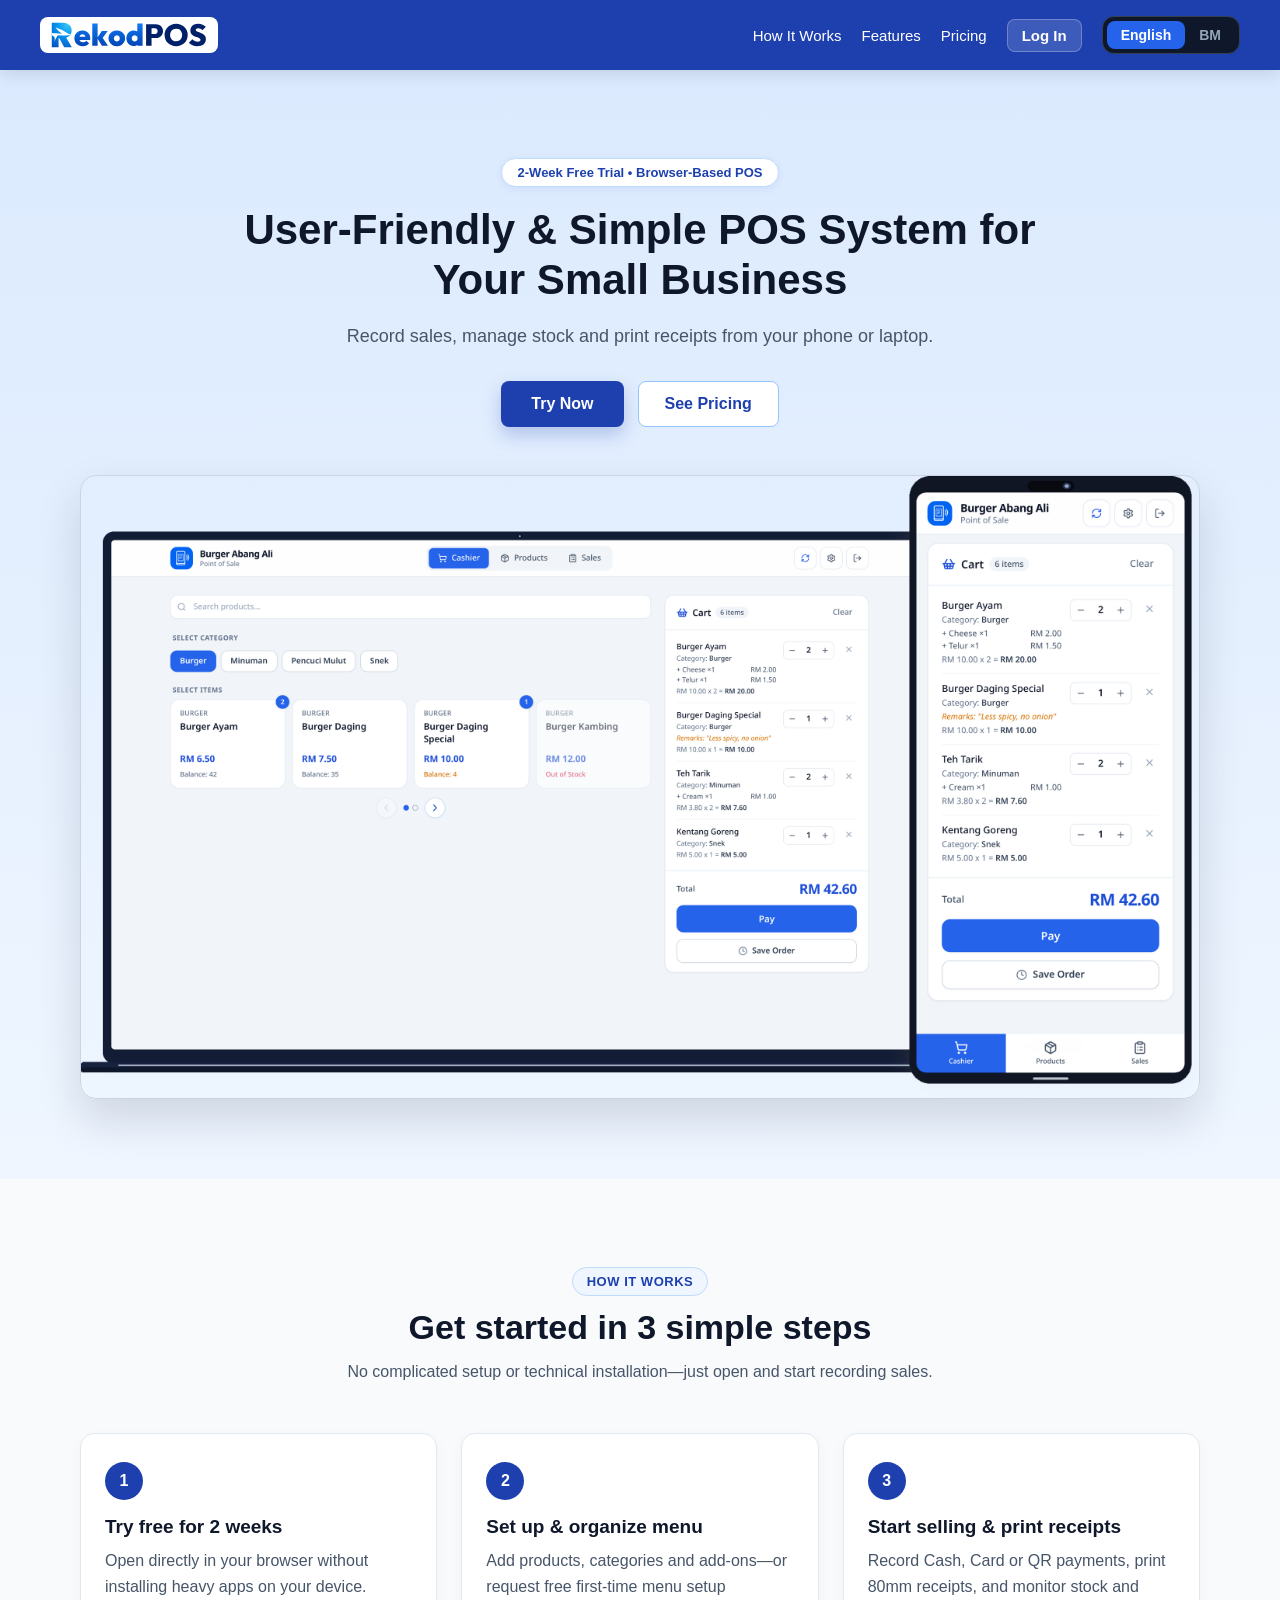
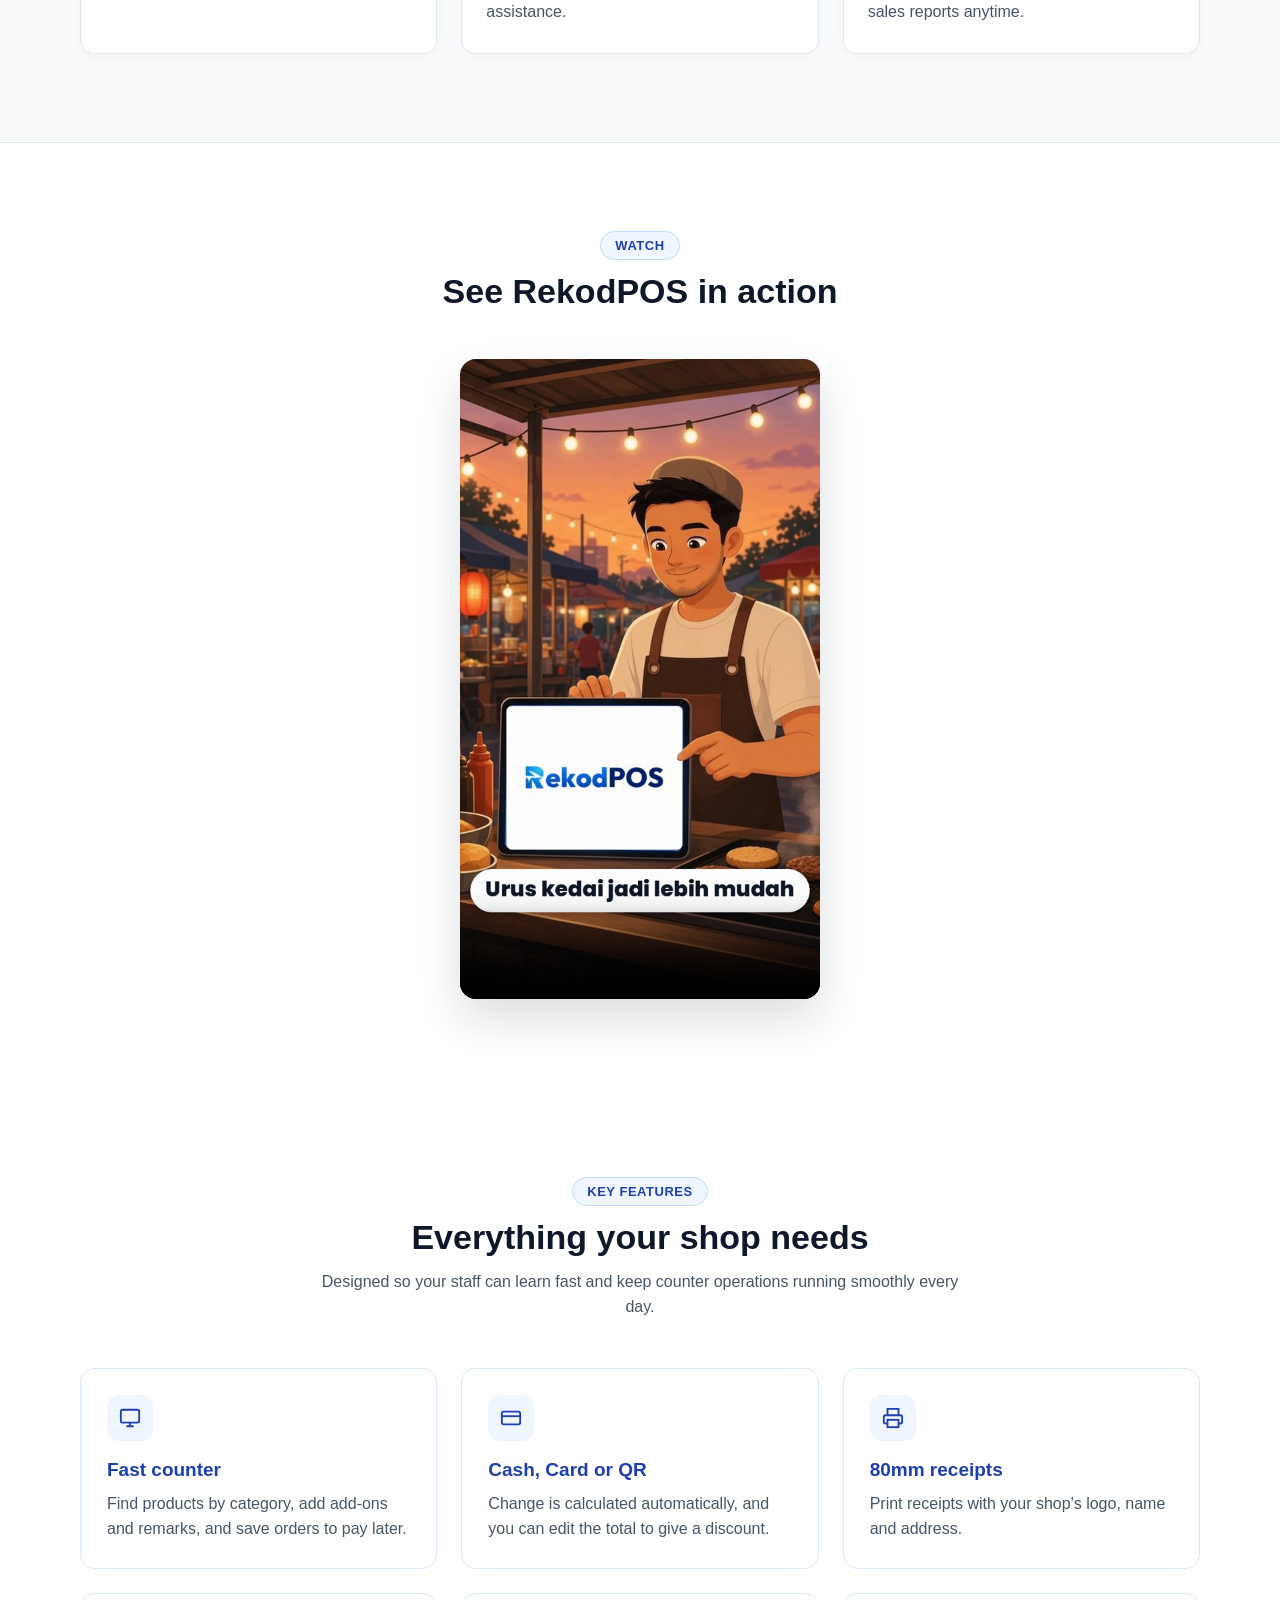
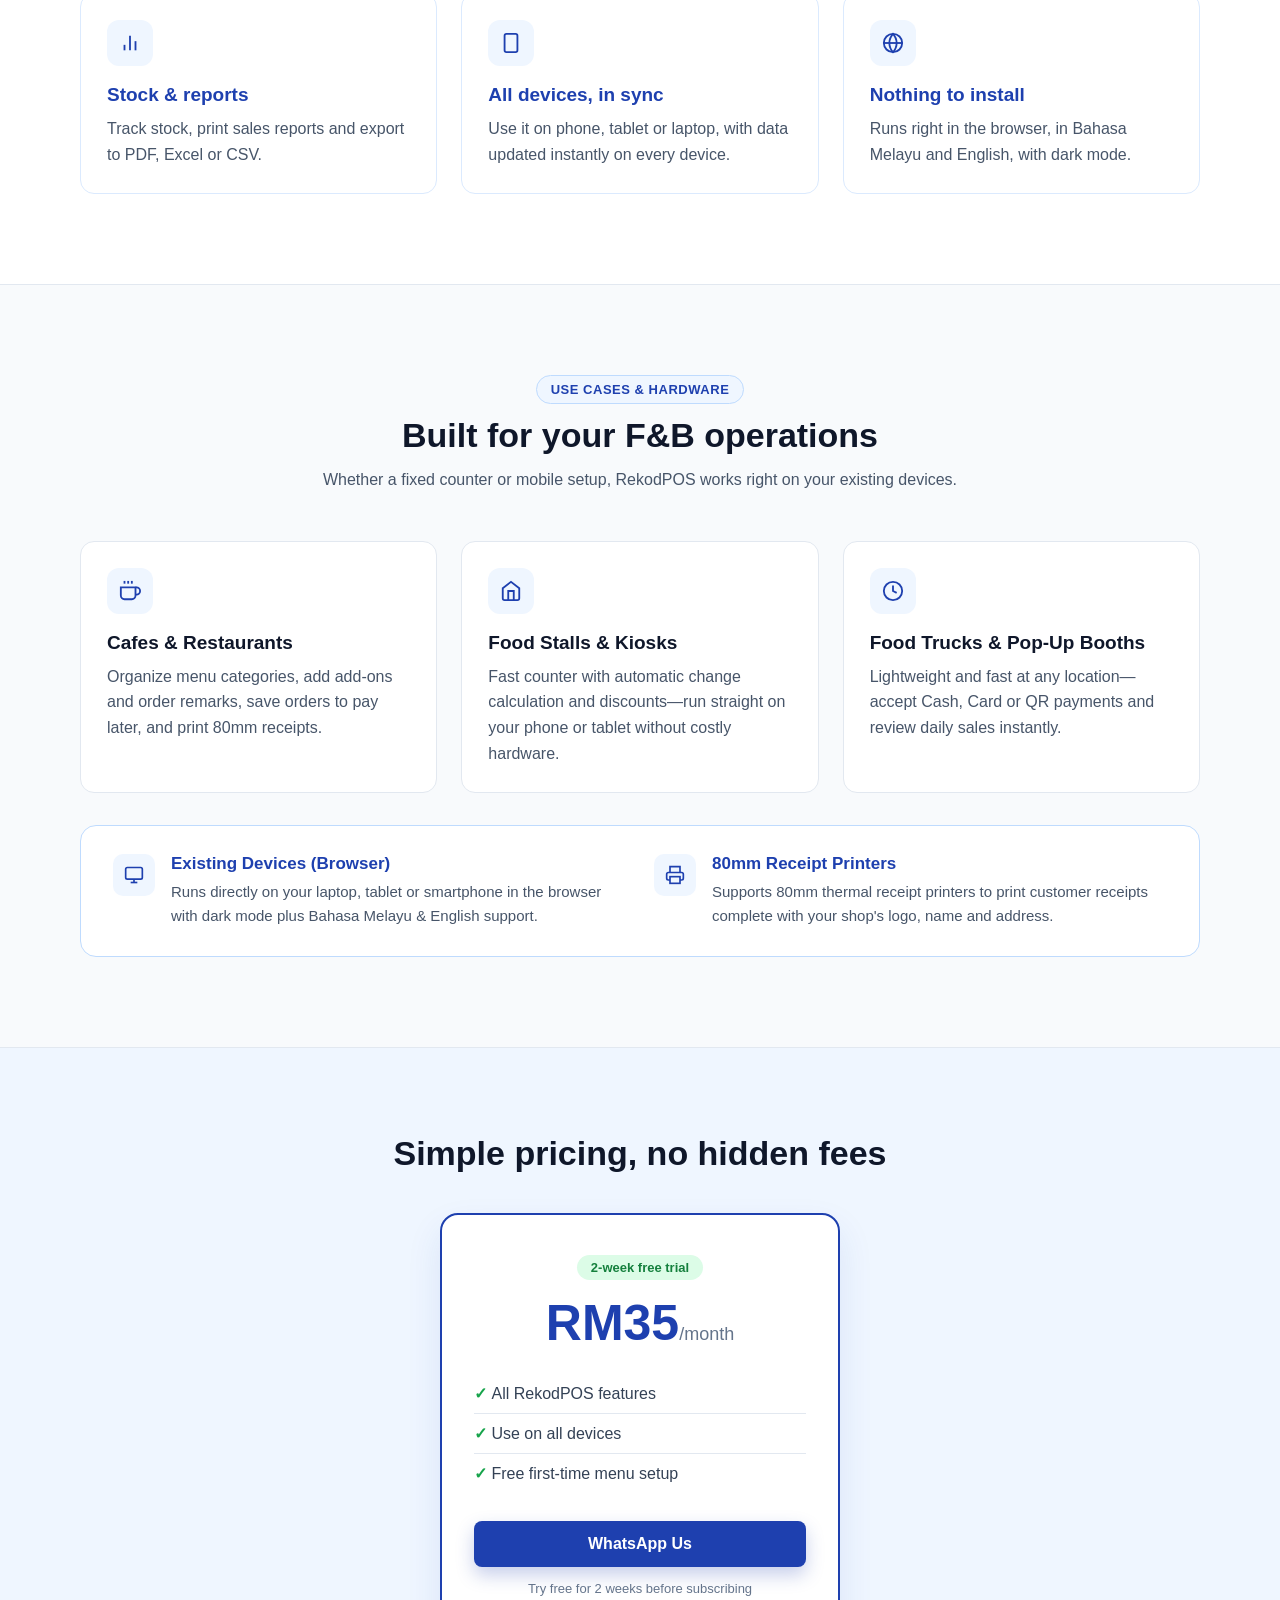
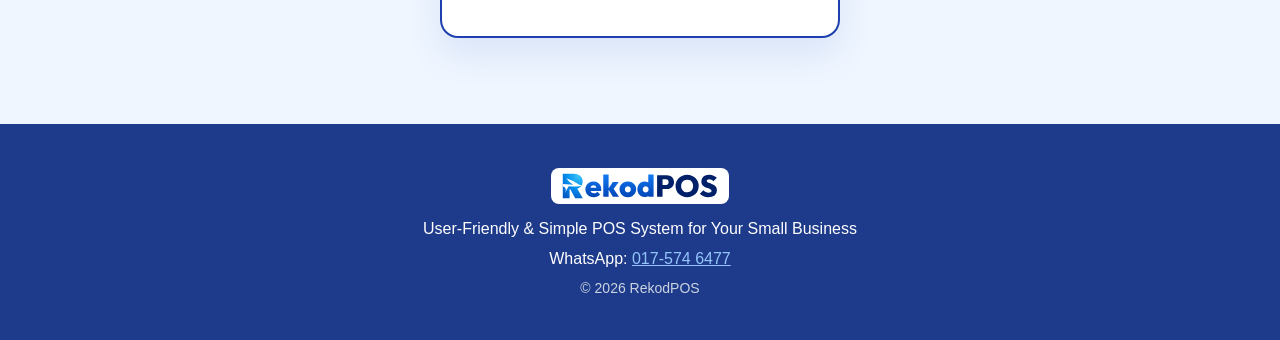
<file: index.html>
<!DOCTYPE html>
<html lang="ms">
<head>
  <meta charset="UTF-8">
  <meta name="viewport" content="width=device-width, initial-scale=1.0">
  <title>RekodPOS Website</title>
  <link rel="icon" href="images/favicon.ico" sizes="any">
  <link rel="icon" type="image/png" sizes="32x32" href="images/favicon-32.png">
  <link rel="icon" type="image/svg+xml" href="images/rekodpos-icon.svg">
  <link rel="apple-touch-icon" href="images/apple-touch-icon.png">
  <meta name="description" content="User-Friendly & Simple POS System for Your Small Business">
  <meta property="og:title" content="RekodPOS - User-Friendly & Complete POS System">
  <meta property="og:description" content="Record sales, manage stock and print receipts. Free 2-week trial.">
  <meta property="og:image" content="https://rekodposweb.pages.dev/images/logo-512.png">
  <meta property="og:url" content="https://rekodposweb.pages.dev">
  <meta property="og:type" content="website">
  <link rel="stylesheet" href="style.css">
</head>
<body>

  <header>
    <a href="#" class="link-logo">
      <img src="images/rekodpos-wordmark-light.svg" alt="RekodPOS" class="logo">
    </a>
    <nav>
      <a href="#cara-mula" class="nav-link" data-ms="Cara Mula" data-en="How It Works">Cara Mula</a>
      <a href="#ciri" class="nav-link" data-ms="Ciri-ciri" data-en="Features">Ciri-ciri</a>
      <a href="#harga" class="nav-link" data-ms="Harga" data-en="Pricing">Harga</a>
      <a href="https://rekodpos.pages.dev" class="nav-login" target="_blank" rel="noopener noreferrer" data-ms="Log Masuk" data-en="Log In">Log Masuk</a>
      <div class="pilih-bahasa">
        <button data-lang="en">English</button>
        <button data-lang="ms">BM</button>
      </div>
    </nav>
  </header>

  <section class="hero">
    <span class="hero-badge" data-ms="Percubaan Percuma 2 Minggu • Sistem POS Berasaskan Web" data-en="2-Week Free Trial • Browser-Based POS">Percubaan Percuma 2 Minggu • Sistem POS Berasaskan Web</span>
    <h1 data-ms="Sistem POS Mesra Pengguna & Ringkas untuk Bisnes Kecil Anda" data-en="User-Friendly & Simple POS System for Your Small Business">Sistem POS Mesra Pengguna &amp; Ringkas untuk Bisnes Kecil Anda</h1>
    <p data-ms="Rekod jualan, urus stok dan cetak resit terus dari telefon atau laptop." data-en="Record sales, manage stock and print receipts from your phone or laptop.">Rekod jualan, urus stok dan cetak resit terus dari telefon atau laptop.</p>
    <div class="hero-cta">
      <a href="https://rekodpos.pages.dev" class="butang" target="_blank" rel="noopener noreferrer" data-ms="Cuba Sekarang" data-en="Try Now">Cuba Sekarang</a>
      <a href="#harga" class="butang-sekunder" data-ms="Lihat Harga" data-en="See Pricing">Lihat Harga</a>
    </div>
    <img src="images/hero-devices-en.png" data-src-ms="images/hero-devices.png" data-src-en="images/hero-devices-en.png" alt="RekodPOS on laptop and phone" class="gambar-hero">
  </section>

  <!-- 1. 3 Langkah Cara Mula -->
  <section id="cara-mula" class="langkah-seksyen">
    <div class="seksyen-header">
      <span class="label-seksyen" data-ms="Cara Mula" data-en="How It Works">Cara Mula</span>
      <h2 data-ms="Mula guna dalam 3 langkah mudah" data-en="Get started in 3 simple steps">Mula guna dalam 3 langkah mudah</h2>
      <p class="sub-seksyen" data-ms="Tak perlu setup rumit atau pemasangan teknikal—terus buka dan rekod jualan." data-en="No complicated setup or technical installation—just open and start recording sales.">Tak perlu setup rumit atau pemasangan teknikal—terus buka dan rekod jualan.</p>
    </div>

    <div class="grid-3">
      <div class="kad-langkah">
        <span class="nombor-langkah">1</span>
        <h3 data-ms="Cuba percuma 2 minggu" data-en="Try free for 2 weeks">Cuba percuma 2 minggu</h3>
        <p data-ms="Buka terus di browser tanpa perlu install aplikasi berat pada peranti anda." data-en="Open directly in your browser without installing heavy apps on your device.">Buka terus di browser tanpa perlu install aplikasi berat pada peranti anda.</p>
      </div>

      <div class="kad-langkah">
        <span class="nombor-langkah">2</span>
        <h3 data-ms="Sedia & susun menu" data-en="Set up & organize menu">Sedia &amp; susun menu</h3>
        <p data-ms="Masukkan produk, kategori dan add-on—atau minta bantuan setup menu kali pertama secara percuma." data-en="Add products, categories and add-ons—or request free first-time menu setup assistance.">Masukkan produk, kategori dan add-on—atau minta bantuan setup menu kali pertama secara percuma.</p>
      </div>

      <div class="kad-langkah">
        <span class="nombor-langkah">3</span>
        <h3 data-ms="Mula jualan & cetak resit" data-en="Start selling & print receipts">Mula jualan &amp; cetak resit</h3>
        <p data-ms="Rekod bayaran Tunai, Kad atau QR, cetak resit 80mm, dan pantau laporan stok serta jualan bila-bila masa." data-en="Record Cash, Card or QR payments, print 80mm receipts, and monitor stock and sales reports anytime.">Rekod bayaran Tunai, Kad atau QR, cetak resit 80mm, dan pantau laporan stok serta jualan bila-bila masa.</p>
      </div>
    </div>
  </section>

  <!-- Video -->
  <section id="video" class="video-seksyen">
    <div class="seksyen-header">
      <span class="label-seksyen" data-ms="Tonton" data-en="Watch">Tonton</span>
      <h2 data-ms="Lihat RekodPOS beraksi" data-en="See RekodPOS in action">Lihat RekodPOS beraksi</h2>
    </div>
    <video class="video-rekodpos" src="images/rekodpos-video.mp4" poster="images/video-poster.jpg" autoplay muted loop playsinline controls preload="metadata"></video>
  </section>

  <!-- Ciri-ciri -->
  <section id="ciri" class="ciri">
    <div class="seksyen-header">
      <span class="label-seksyen" data-ms="Ciri Utama" data-en="Key Features">Ciri Utama</span>
      <h2 data-ms="Semua yang kedai Anda perlukan" data-en="Everything your shop needs">Semua yang kedai Anda perlukan</h2>
      <p class="sub-seksyen" data-ms="Direka khas supaya staf cepat faham dan operasi kaunter berjalan lancar setiap hari." data-en="Designed so your staff can learn fast and keep counter operations running smoothly every day.">Direka khas supaya staf cepat faham dan operasi kaunter berjalan lancar setiap hari.</p>
    </div>

    <div class="grid-3">
      <div class="kotak">
        <div class="ikon">
          <svg viewBox="0 0 24 24" fill="none" stroke="currentColor" stroke-width="2">
            <rect x="2" y="3" width="20" height="14" rx="2" />
            <path d="M8 21h8M12 17v4" />
          </svg>
        </div>
        <h3 data-ms="Kaunter pantas" data-en="Fast counter">Kaunter pantas</h3>
        <p data-ms="Cari produk ikut kategori, tambah add-on dan catatan, dan simpan pesanan untuk bayar kemudian." data-en="Find products by category, add add-ons and remarks, and save orders to pay later.">Cari produk ikut kategori, tambah add-on dan catatan, dan simpan pesanan untuk bayar kemudian.</p>
      </div>

      <div class="kotak">
        <div class="ikon">
          <svg viewBox="0 0 24 24" fill="none" stroke="currentColor" stroke-width="2">
            <rect x="2" y="5" width="20" height="14" rx="2" />
            <line x1="2" y1="10" x2="22" y2="10" />
          </svg>
        </div>
        <h3 data-ms="Tunai, Kad atau QR" data-en="Cash, Card or QR">Tunai, Kad atau QR</h3>
        <p data-ms="Baki dikira automatik, dan Anda boleh ubah jumlah untuk beri diskaun." data-en="Change is calculated automatically, and you can edit the total to give a discount.">Baki dikira automatik, dan Anda boleh ubah jumlah untuk beri diskaun.</p>
      </div>

      <div class="kotak">
        <div class="ikon">
          <svg viewBox="0 0 24 24" fill="none" stroke="currentColor" stroke-width="2">
            <polyline points="6 9 6 2 18 2 18 9" />
            <path d="M6 18H4a2 2 0 0 1-2-2v-5a2 2 0 0 1 2-2h16a2 2 0 0 1 2 2v5a2 2 0 0 1-2 2h-2" />
            <rect x="6" y="14" width="12" height="8" />
          </svg>
        </div>
        <h3 data-ms="Resit 80mm" data-en="80mm receipts">Resit 80mm</h3>
        <p data-ms="Cetak resit dengan logo, nama dan alamat kedai Anda." data-en="Print receipts with your shop's logo, name and address.">Cetak resit dengan logo, nama dan alamat kedai Anda.</p>
      </div>

      <div class="kotak">
        <div class="ikon">
          <svg viewBox="0 0 24 24" fill="none" stroke="currentColor" stroke-width="2">
            <line x1="18" y1="20" x2="18" y2="10" />
            <line x1="12" y1="20" x2="12" y2="4" />
            <line x1="6" y1="20" x2="6" y2="14" />
          </svg>
        </div>
        <h3 data-ms="Stok & laporan" data-en="Stock & reports">Stok &amp; laporan</h3>
        <p data-ms="Pantau baki stok, cetak laporan jualan dan export ke PDF, Excel atau CSV." data-en="Track stock, print sales reports and export to PDF, Excel or CSV.">Pantau baki stok, cetak laporan jualan dan export ke PDF, Excel atau CSV.</p>
      </div>

      <div class="kotak">
        <div class="ikon">
          <svg viewBox="0 0 24 24" fill="none" stroke="currentColor" stroke-width="2">
            <rect x="5" y="2" width="14" height="20" rx="2" ry="2" />
            <line x1="12" y1="18" x2="12.01" y2="18" />
          </svg>
        </div>
        <h3 data-ms="Semua peranti, serentak" data-en="All devices, in sync">Semua peranti, serentak</h3>
        <p data-ms="Guna di telefon, tablet atau laptop, dan data dikemas kini terus di semua peranti." data-en="Use it on phone, tablet or laptop, with data updated instantly on every device.">Guna di telefon, tablet atau laptop, dan data dikemas kini terus di semua peranti.</p>
      </div>

      <div class="kotak">
        <div class="ikon">
          <svg viewBox="0 0 24 24" fill="none" stroke="currentColor" stroke-width="2">
            <circle cx="12" cy="12" r="10" />
            <line x1="2" y1="12" x2="22" y2="12" />
            <path d="M12 2a15.3 15.3 0 0 1 4 10 15.3 15.3 0 0 1-4 10 15.3 15.3 0 0 1-4-10 15.3 15.3 0 0 1 4-10z" />
          </svg>
        </div>
        <h3 data-ms="Tak perlu install" data-en="Nothing to install">Tak perlu install</h3>
        <p data-ms="Buka terus dalam browser, ada Bahasa Melayu dan English, dan ada mod gelap." data-en="Runs right in the browser, in Bahasa Melayu and English, with dark mode.">Buka terus dalam browser, ada Bahasa Melayu dan English, dan ada mod gelap.</p>
      </div>
    </div>
  </section>

  <!-- 2. Sesuai Untuk Jenis Bisnes & 3. Keserasian Perkakasan -->
  <section id="sesuai-untuk" class="bisnes-seksyen">
    <div class="seksyen-header">
      <span class="label-seksyen" data-ms="Kegunaan & Perkakasan" data-en="Use Cases & Hardware">Kegunaan &amp; Perkakasan</span>
      <h2 data-ms="Sesuai untuk operasi F&B anda" data-en="Built for your F&B operations">Sesuai untuk operasi F&amp;B anda</h2>
      <p class="sub-seksyen" data-ms="Sama ada kaunter tetap atau jualan bergerak, RekodPOS terus berfungsi pada peranti sedia ada." data-en="Whether a fixed counter or mobile setup, RekodPOS works right on your existing devices.">Sama ada kaunter tetap atau jualan bergerak, RekodPOS terus berfungsi pada peranti sedia ada.</p>
    </div>

    <div class="grid-3">
      <div class="kad-bisnes">
        <div class="ikon">
          <svg viewBox="0 0 24 24" fill="none" stroke="currentColor" stroke-width="2">
            <path d="M18 8h1a4 4 0 0 1 0 8h-1" />
            <path d="M2 8h16v9a4 4 0 0 1-4 4H6a4 4 0 0 1-4-4V8z" />
            <line x1="6" y1="1" x2="6" y2="4" />
            <line x1="10" y1="1" x2="10" y2="4" />
            <line x1="14" y1="1" x2="14" y2="4" />
          </svg>
        </div>
        <h3 data-ms="Kafe & Kedai Makan / Minuman" data-en="Cafes & Restaurants">Kafe &amp; Kedai Makan / Minuman</h3>
        <p data-ms="Susun kategori menu, tambah add-on dan catatan pesanan, simpan pesanan (pay later) serta cetak resit 80mm." data-en="Organize menu categories, add add-ons and order remarks, save orders to pay later, and print 80mm receipts.">Susun kategori menu, tambah add-on dan catatan pesanan, simpan pesanan (pay later) serta cetak resit 80mm.</p>
      </div>

      <div class="kad-bisnes">
        <div class="ikon">
          <svg viewBox="0 0 24 24" fill="none" stroke="currentColor" stroke-width="2">
            <path d="M3 9l9-7 9 7v11a2 2 0 0 1-2 2H5a2 2 0 0 1-2-2z" />
            <polyline points="9 22 9 12 15 12 15 22" />
          </svg>
        </div>
        <h3 data-ms="Food Stall, Gerai & Kiosk" data-en="Food Stalls & Kiosks">Food Stall, Gerai &amp; Kiosk</h3>
        <p data-ms="Kaunter pantas dengan kiraan baki automatik dan diskaun—guna terus di telefon atau tablet tanpa perkakasan mahal." data-en="Fast counter with automatic change calculation and discounts—run straight on your phone or tablet without costly hardware.">Kaunter pantas dengan kiraan baki automatik dan diskaun—guna terus di telefon atau tablet tanpa perkakasan mahal.</p>
      </div>

      <div class="kad-bisnes">
        <div class="ikon">
          <svg viewBox="0 0 24 24" fill="none" stroke="currentColor" stroke-width="2">
            <circle cx="12" cy="12" r="10" />
            <polyline points="12 6 12 12 16 14" />
          </svg>
        </div>
        <h3 data-ms="Food Truck & Pop-Up Booth" data-en="Food Trucks & Pop-Up Booths">Food Truck &amp; Pop-Up Booth</h3>
        <p data-ms="Ringan dan pantas di mana-mana lokasi—terima bayaran Tunai, Kad atau QR dan semak jualan harian serta-merta." data-en="Lightweight and fast at any location—accept Cash, Card or QR payments and review daily sales instantly.">Ringan dan pantas di mana-mana lokasi—terima bayaran Tunai, Kad atau QR dan semak jualan harian serta-merta.</p>
      </div>
    </div>

    <!-- Kotak Keserasian Perkakasan -->
    <div class="kotak-perkakasan">
      <div class="item-perkakasan">
        <div class="ikon-kecil">
          <svg viewBox="0 0 24 24" fill="none" stroke="currentColor" stroke-width="2">
            <rect x="2" y="3" width="20" height="14" rx="2" />
            <line x1="8" y1="21" x2="16" y2="21" />
            <line x1="12" y1="17" x2="12" y2="21" />
          </svg>
        </div>
        <div>
          <h4 data-ms="Peranti Sedia Ada (Browser)" data-en="Existing Devices (Browser)">Peranti Sedia Ada (Browser)</h4>
          <p data-ms="Boleh jalan terus pada laptop, tablet atau telefon pintar melalui browser dengan sokongan mod gelap serta Bahasa Melayu & English." data-en="Runs directly on your laptop, tablet or smartphone in the browser with dark mode plus Bahasa Melayu & English support.">Boleh jalan terus pada laptop, tablet atau telefon pintar melalui browser dengan sokongan mod gelap serta Bahasa Melayu &amp; English.</p>
        </div>
      </div>

      <div class="item-perkakasan">
        <div class="ikon-kecil">
          <svg viewBox="0 0 24 24" fill="none" stroke="currentColor" stroke-width="2">
            <polyline points="6 9 6 2 18 2 18 9" />
            <path d="M6 18H4a2 2 0 0 1-2-2v-5a2 2 0 0 1 2-2h16a2 2 0 0 1 2 2v5a2 2 0 0 1-2 2h-2" />
            <rect x="6" y="14" width="12" height="8" />
          </svg>
        </div>
        <div>
          <h4 data-ms="Pencetak Resit 80mm" data-en="80mm Receipt Printers">Pencetak Resit 80mm</h4>
          <p data-ms="Menyokong pencetak resit thermal 80mm untuk cetak resit pelanggan lengkap dengan logo, nama dan alamat kedai." data-en="Supports 80mm thermal receipt printers to print customer receipts complete with your shop's logo, name and address.">Menyokong pencetak resit thermal 80mm untuk cetak resit pelanggan lengkap dengan logo, nama dan alamat kedai.</p>
        </div>
      </div>
    </div>
  </section>

  <!-- Harga -->
  <section id="harga" class="harga">
    <h2 data-ms="Harga mudah, tiada caj tersembunyi" data-en="Simple pricing, no hidden fees">Harga mudah, tiada caj tersembunyi</h2>
    <div class="kad-harga">
      <p class="percuma" data-ms="Percubaan percuma 2 minggu" data-en="2-week free trial">Percubaan percuma 2 minggu</p>
      <p class="nilai">RM35<span data-ms="/bulan" data-en="/month">/bulan</span></p>
      <ul>
        <li data-ms="Semua ciri RekodPOS" data-en="All RekodPOS features">Semua ciri RekodPOS</li>
        <li data-ms="Guna di semua peranti" data-en="Use on all devices">Guna di semua peranti</li>
        <li data-ms="Setup menu kali pertama secara percuma" data-en="Free first-time menu setup">Setup menu kali pertama secara percuma</li>
      </ul>
      <a href="https://wa.me/60175746477" class="butang butang-penuh" target="_blank" rel="noopener noreferrer" data-ms="WhatsApp Kami" data-en="WhatsApp Us">WhatsApp Kami</a>
      <p class="nota-harga" data-ms="Boleh cuba 2 minggu dulu sebelum langgan" data-en="Try free for 2 weeks before subscribing">Boleh cuba 2 minggu dulu sebelum langgan</p>
    </div>
  </section>

  <footer>
    <img src="images/rekodpos-wordmark-light.svg" alt="RekodPOS" class="logo">
    <p data-ms="Sistem POS Mesra Pengguna & Ringkas untuk Bisnes Kecil Anda" data-en="User-Friendly & Simple POS System for Your Small Business">Sistem POS Mesra Pengguna &amp; Ringkas untuk Bisnes Kecil Anda</p>
    <p>WhatsApp: <a href="https://wa.me/60175746477" target="_blank" rel="noopener noreferrer">017-574 6477</a></p>
    <p class="hakcipta">© 2026 RekodPOS</p>
  </footer>

  <script src="script.js"></script>
</body>
</html>
</file>
<file: style.css>
* {
  margin: 0;
  padding: 0;
  box-sizing: border-box;
}

html {
  scroll-behavior: smooth;
}

body {
  font-family: Arial, sans-serif;
  color: #1e293b;
}

/* Header */
header {
  display: flex;
  justify-content: space-between;
  align-items: center;
  padding: 16px 40px;
  background: #1e40af;
  color: white;
  position: sticky;
  top: 0;
  z-index: 100;
  box-shadow: 0 4px 16px rgba(15, 23, 42, 0.12);
}

.link-logo {
  display: flex;
  align-items: center;
}

.logo {
  height: 36px;
  background: white;
  padding: 4px 10px;
  border-radius: 8px;
}

nav {
  display: flex;
  align-items: center;
  gap: 20px;
}

nav a {
  color: white;
  text-decoration: none;
  font-size: 15px;
  transition: opacity 0.2s ease;
}

nav a:hover {
  opacity: 0.8;
}

.nav-login {
  background: rgba(255, 255, 255, 0.14);
  padding: 7px 14px;
  border-radius: 8px;
  border: 1px solid rgba(255, 255, 255, 0.25);
  font-weight: bold;
}

.nav-login:hover {
  background: rgba(255, 255, 255, 0.24);
  opacity: 1;
}

.pilih-bahasa {
  display: inline-flex;
  background: #0f172a;
  border: 1px solid #334155;
  border-radius: 12px;
  padding: 4px;
}

.pilih-bahasa button {
  background: transparent;
  color: #94a3b8;
  border: none;
  padding: 6px 14px;
  border-radius: 8px;
  cursor: pointer;
  font-weight: bold;
  font-size: 14px;
}

.pilih-bahasa button.aktif {
  background: #2563eb;
  color: white;
}

/* Hero Section */
.hero {
  text-align: center;
  padding: 88px 20px 80px;
  background: linear-gradient(180deg, #dbeafe 0%, #eff6ff 100%);
}

.hero-badge {
  display: inline-block;
  background: #ffffff;
  color: #1e40af;
  border: 1px solid #bfdbfe;
  font-size: 13px;
  font-weight: bold;
  padding: 6px 16px;
  border-radius: 999px;
  margin-bottom: 18px;
  box-shadow: 0 2px 8px rgba(30, 64, 175, 0.08);
}

.hero h1 {
  font-size: 42px;
  line-height: 1.2;
  max-width: 820px;
  margin: 0 auto 16px;
  color: #0f172a;
}

.hero p {
  font-size: 18px;
  color: #475569;
  max-width: 620px;
  margin: 0 auto 30px;
  line-height: 1.6;
}

.hero-cta {
  display: flex;
  justify-content: center;
  align-items: center;
  flex-wrap: wrap;
  gap: 14px;
}

.butang {
  display: inline-block;
  background: #1e40af;
  color: white;
  padding: 14px 30px;
  border-radius: 8px;
  text-decoration: none;
  font-weight: bold;
  box-shadow: 0 8px 18px rgba(30, 64, 175, 0.25);
  transition: transform 0.2s ease, background 0.2s ease;
}

.butang:hover {
  background: #1d4ed8;
  transform: translateY(-2px);
}

.butang-sekunder {
  display: inline-block;
  background: #ffffff;
  color: #1e40af;
  border: 1px solid #93c5fd;
  padding: 13px 26px;
  border-radius: 8px;
  text-decoration: none;
  font-weight: bold;
  transition: background 0.2s ease;
}

.butang-sekunder:hover {
  background: #eff6ff;
}

.gambar-hero {
  display: block;
  max-width: 1120px;
  width: 100%;
  margin: 48px auto 0;
  border-radius: 16px;
  border: 1px solid #cbd5e1;
  box-shadow: 0 20px 45px rgba(15, 23, 42, 0.14);
}

/* Header Seksyen Umum */
.seksyen-header {
  max-width: 660px;
  margin: 0 auto 48px;
  text-align: center;
}

.label-seksyen {
  display: inline-block;
  background: #eff6ff;
  color: #1e40af;
  font-size: 13px;
  font-weight: bold;
  letter-spacing: 0.04em;
  text-transform: uppercase;
  padding: 6px 14px;
  border-radius: 999px;
  border: 1px solid #bfdbfe;
  margin-bottom: 12px;
}

.seksyen-header h2 {
  font-size: 34px;
  color: #0f172a;
  margin-bottom: 12px;
}

.sub-seksyen {
  font-size: 16px;
  color: #475569;
  line-height: 1.6;
}

.grid-3 {
  display: grid;
  grid-template-columns: repeat(3, 1fr);
  gap: 24px;
  max-width: 1120px;
  margin: 0 auto;
}

/* 1. Bahagian 3 Langkah Cara Mula */
.langkah-seksyen {
  padding: 88px 32px;
  background: #f8fafc;
  border-bottom: 1px solid #e2e8f0;
}

.kad-langkah {
  background: #ffffff;
  border: 1px solid #e2e8f0;
  border-radius: 14px;
  padding: 28px 24px;
  text-align: left;
  box-shadow: 0 4px 14px rgba(15, 23, 42, 0.03);
}

.nombor-langkah {
  display: inline-flex;
  align-items: center;
  justify-content: center;
  width: 38px;
  height: 38px;
  border-radius: 999px;
  background: #1e40af;
  color: #ffffff;
  font-weight: bold;
  font-size: 16px;
  margin-bottom: 16px;
}

.kad-langkah h3 {
  color: #0f172a;
  font-size: 19px;
  margin-bottom: 10px;
}

.kad-langkah p {
  color: #475569;
  line-height: 1.6;
}

/* Bahagian Ciri-ciri */
.ciri {
  padding: 90px 32px;
  background: #ffffff;
}

.kotak {
  background: #ffffff;
  border: 1px solid #dbeafe;
  border-radius: 14px;
  padding: 26px;
  text-align: left;
  transition: transform 0.2s ease, box-shadow 0.2s ease, border-color 0.2s ease;
}

.kotak:hover {
  transform: translateY(-4px);
  border-color: #93c5fd;
  box-shadow: 0 14px 28px rgba(30, 64, 175, 0.08);
}

.ikon {
  width: 46px;
  height: 46px;
  border-radius: 12px;
  background: #eff6ff;
  color: #1e40af;
  display: flex;
  align-items: center;
  justify-content: center;
  margin-bottom: 18px;
  transition: background 0.2s ease, color 0.2s ease;
}

.ikon svg {
  width: 22px;
  height: 22px;
}

.kotak:hover .ikon {
  background: #1e40af;
  color: #ffffff;
}

.kotak h3 {
  color: #1e40af;
  font-size: 19px;
  margin-bottom: 10px;
}

.kotak p {
  color: #475569;
  line-height: 1.6;
}

/* 2 & 3. Bahagian Jenis Bisnes & Perkakasan */
.bisnes-seksyen {
  padding: 90px 32px;
  background: #f8fafc;
  border-top: 1px solid #e2e8f0;
  border-bottom: 1px solid #e2e8f0;
}

.kad-bisnes {
  background: #ffffff;
  border: 1px solid #e2e8f0;
  border-radius: 14px;
  padding: 26px;
  text-align: left;
  transition: transform 0.2s ease, box-shadow 0.2s ease;
}

.kad-bisnes:hover {
  transform: translateY(-3px);
  box-shadow: 0 12px 24px rgba(15, 23, 42, 0.06);
}

.kad-bisnes h3 {
  color: #0f172a;
  font-size: 19px;
  margin-bottom: 10px;
}

.kad-bisnes p {
  color: #475569;
  line-height: 1.6;
}

.kotak-perkakasan {
  max-width: 1120px;
  margin: 32px auto 0;
  background: #ffffff;
  border: 1px solid #bfdbfe;
  border-radius: 16px;
  padding: 28px 32px;
  display: grid;
  grid-template-columns: repeat(2, 1fr);
  gap: 28px;
}

.item-perkakasan {
  display: flex;
  align-items: flex-start;
  gap: 16px;
  text-align: left;
}

.ikon-kecil {
  width: 42px;
  height: 42px;
  min-width: 42px;
  border-radius: 10px;
  background: #eff6ff;
  color: #1e40af;
  display: flex;
  align-items: center;
  justify-content: center;
}

.ikon-kecil svg {
  width: 20px;
  height: 20px;
}

.item-perkakasan h4 {
  color: #1e40af;
  font-size: 17px;
  margin-bottom: 6px;
}

.item-perkakasan p {
  color: #475569;
  font-size: 15px;
  line-height: 1.6;
}

/* Bahagian Harga */
.harga {
  padding: 86px 20px;
  text-align: center;
  background: #eff6ff;
}

.harga h2 {
  font-size: 34px;
  color: #0f172a;
  margin-bottom: 40px;
}

.kad-harga {
  background: white;
  max-width: 400px;
  margin: 0 auto;
  padding: 40px 32px;
  border-radius: 18px;
  border: 2px solid #1e40af;
  box-shadow: 0 16px 35px rgba(30, 64, 175, 0.1);
}

.percuma {
  display: inline-block;
  background: #dcfce7;
  color: #15803d;
  font-weight: bold;
  font-size: 13px;
  padding: 5px 14px;
  border-radius: 999px;
  margin-bottom: 14px;
}

.nilai {
  font-size: 50px;
  font-weight: bold;
  color: #1e40af;
  margin-bottom: 22px;
}

.nilai span {
  font-size: 18px;
  font-weight: normal;
  color: #64748b;
}

.kad-harga ul {
  list-style: none;
  margin-bottom: 28px;
  text-align: left;
}

.kad-harga li {
  padding: 10px 0;
  border-bottom: 1px solid #e2e8f0;
  color: #334155;
}

.kad-harga li::before {
  content: "✓ ";
  color: #16a34a;
  font-weight: bold;
}

.kad-harga li:last-child {
  border-bottom: none;
}

.butang-penuh {
  display: block;
  width: 100%;
  text-align: center;
}

.nota-harga {
  margin-top: 14px;
  font-size: 13px;
  color: #64748b;
}

/* Footer */
footer {
  background: #1e3a8a;
  color: white;
  text-align: center;
  padding: 44px 20px;
}

footer .logo {
  margin: 0 auto;
}

footer p {
  margin-top: 12px;
}

footer a {
  color: #93c5fd;
}

.hakcipta {
  font-size: 14px;
  color: #cbd5e1;
}

/* Responsive */
/* Seksyen Video */
.video-seksyen {
  padding: 88px 32px;
  text-align: center;
}

.video-rekodpos {
  display: block;
  width: 100%;
  max-width: 360px;
  margin: 0 auto;
  border-radius: 16px;
  box-shadow: 0 20px 45px rgba(15, 23, 42, 0.14);
}

@media (max-width: 960px) {
  .grid-3 {
    grid-template-columns: repeat(2, 1fr);
  }

  .kotak-perkakasan {
    grid-template-columns: 1fr;
  }
}

@media (max-width: 700px) {
  header {
    padding: 12px 16px;
  }

  nav {
    gap: 10px;
  }

  .nav-link {
    display: none;
  }

  .nav-login {
    padding: 6px 10px;
    font-size: 13px;
  }

  .logo {
    height: 30px;
  }

  .pilih-bahasa button {
    padding: 5px 10px;
    font-size: 13px;
  }

  .hero {
    padding: 56px 20px;
  }

  .hero h1 {
    font-size: 30px;
  }

  .grid-3 {
    grid-template-columns: 1fr;
  }

  .kotak-perkakasan {
    padding: 22px 20px;
  }
}
</file>
